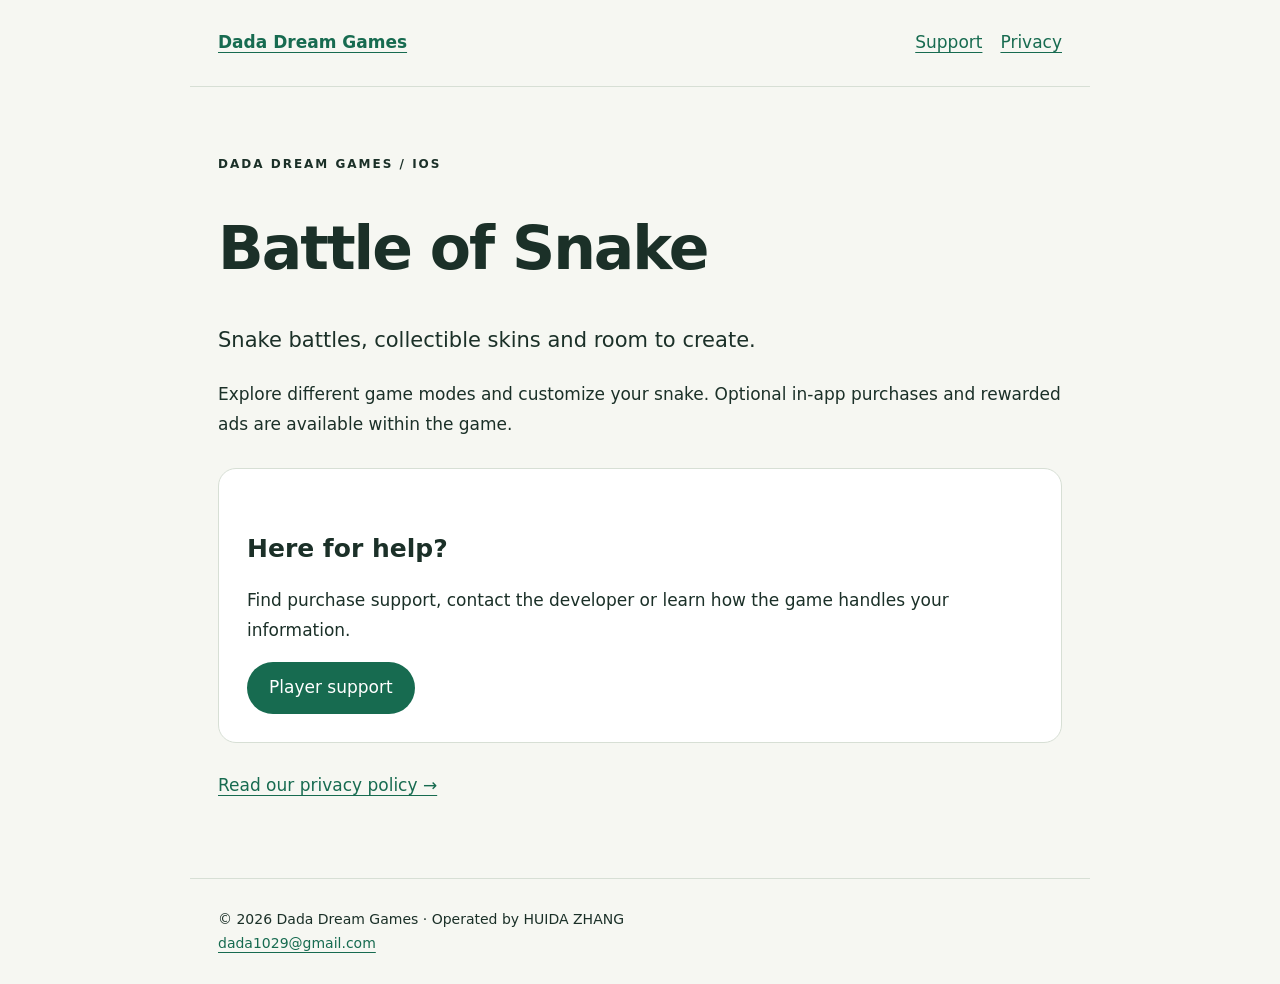
<file: index.html>
<!doctype html><html lang="en"><head><meta charset="utf-8"><meta name="viewport" content="width=device-width,initial-scale=1"><title>Battle of Snake | Dada Dream Games</title><meta name="description" content="Battle of Snake — information, player support and privacy policy from Dada Dream Games."><link rel="stylesheet" href="styles.css"></head><body><header><a href="index.html"><strong>Dada Dream Games</strong></a><nav aria-label="Main navigation"><a href="support.html">Support</a><a href="privacy.html">Privacy</a></nav></header><main><p class="eyebrow">Dada Dream Games / iOS</p><h1>Battle of Snake</h1><p class="lead">Snake battles, collectible skins and room to create.</p><p>Explore different game modes and customize your snake. Optional in-app purchases and rewarded ads are available within the game.</p><div class="panel"><h2>Here for help?</h2><p>Find purchase support, contact the developer or learn how the game handles your information.</p><a class="button" href="support.html">Player support</a></div><p><a href="privacy.html">Read our privacy policy →</a></p></main><footer>© 2026 Dada Dream Games · Operated by HUIDA ZHANG<br><a href="mailto:dada1029@gmail.com">dada1029@gmail.com</a></footer></body></html>
</file>
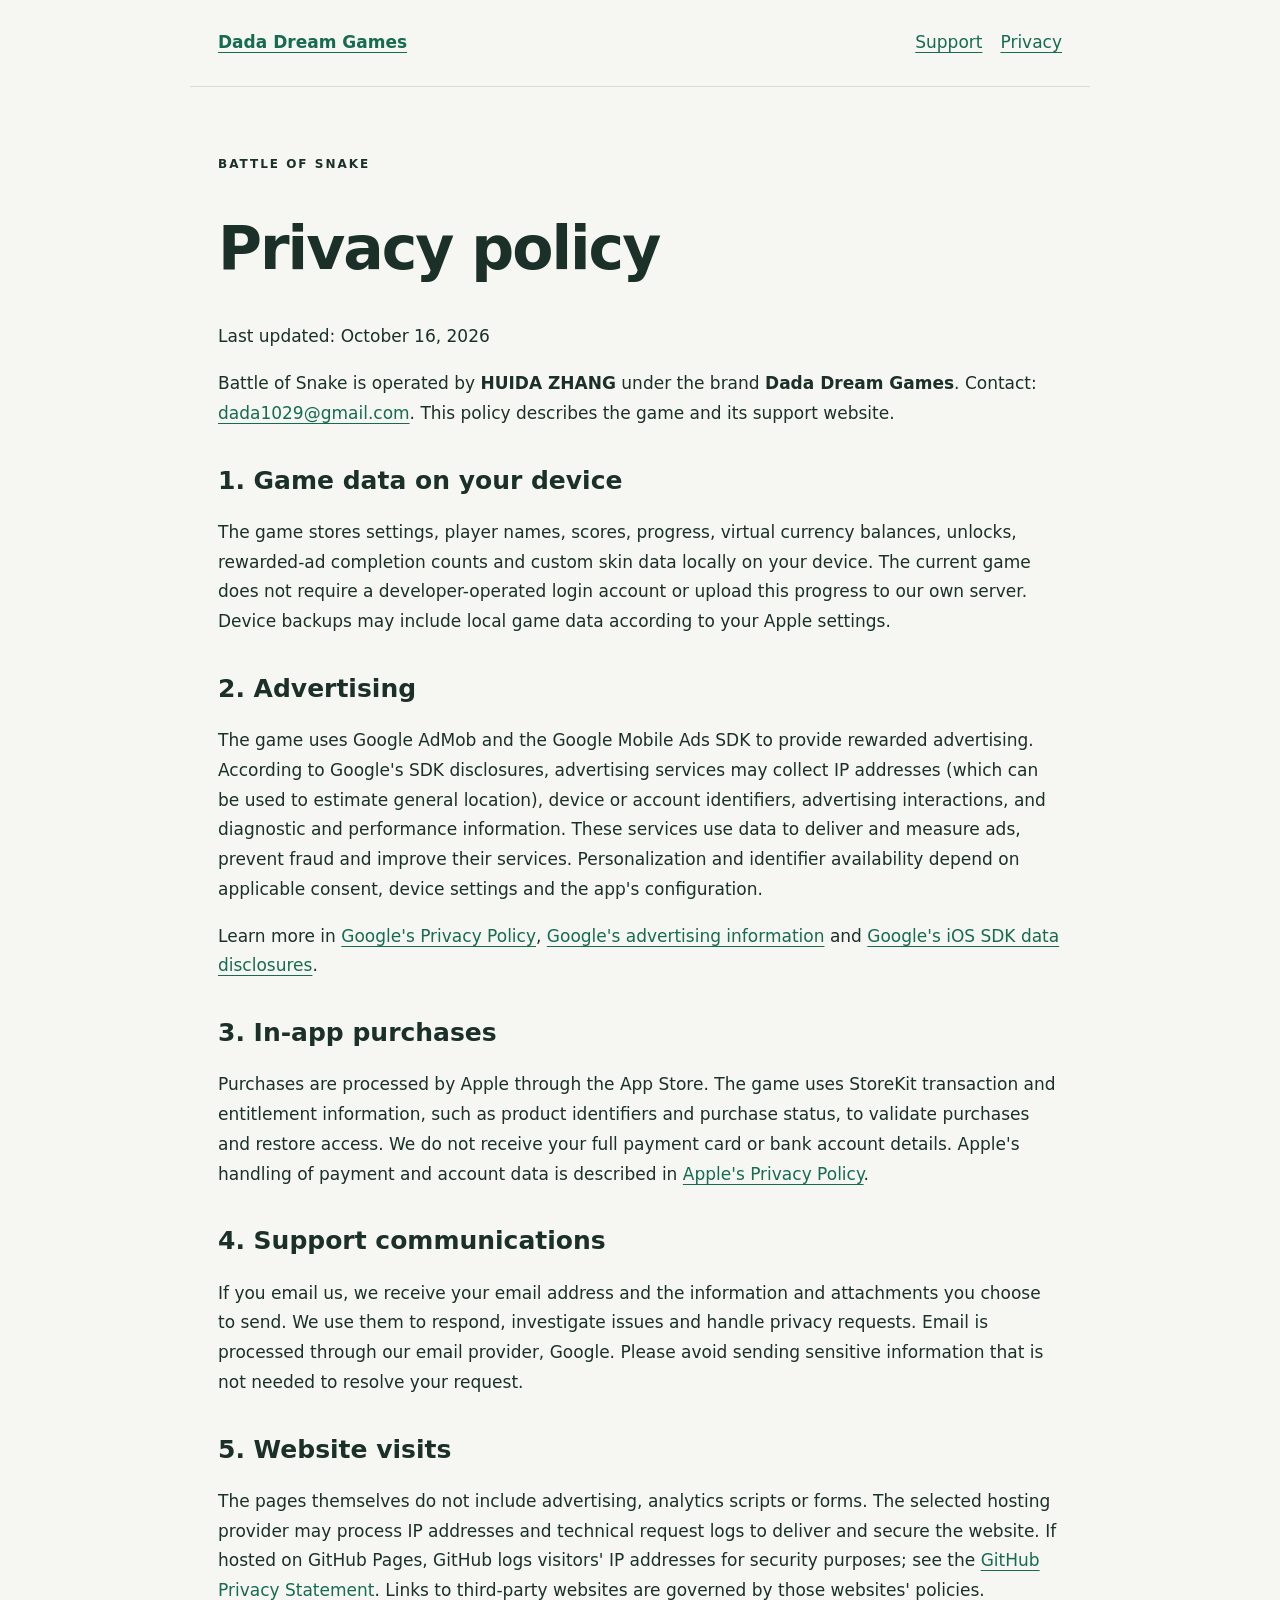
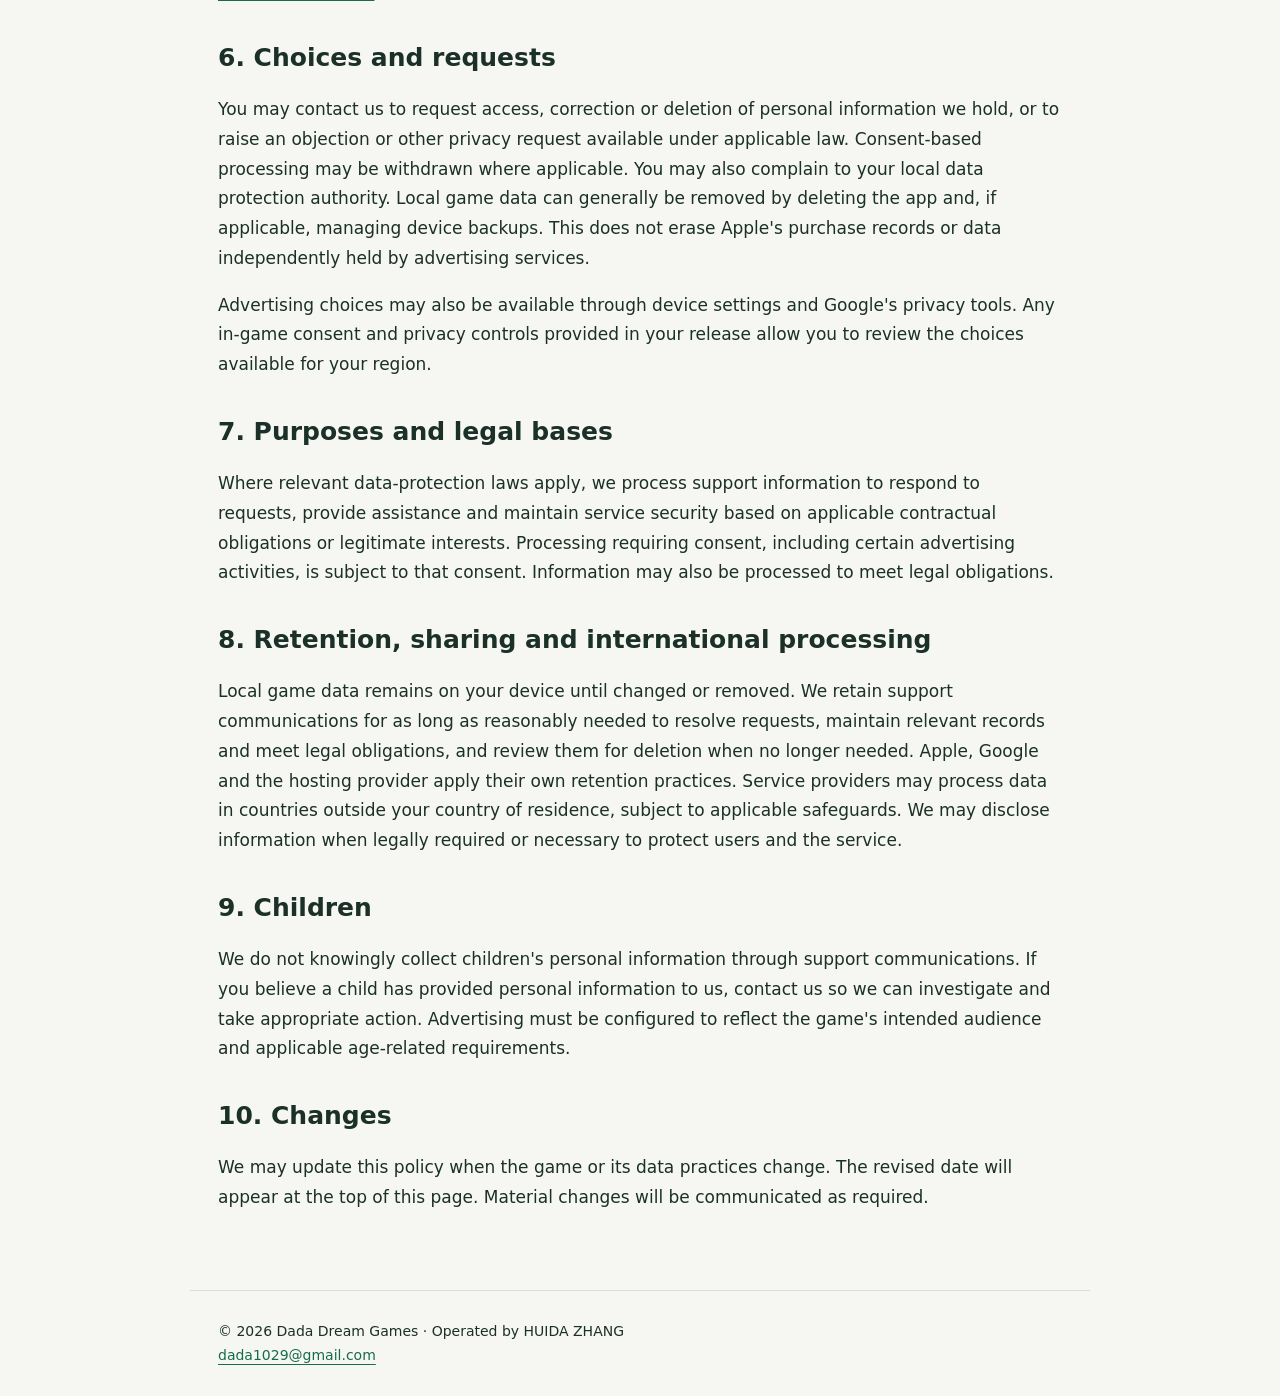
<file: privacy.html>
<!doctype html><html lang="en"><head><meta charset="utf-8"><meta name="viewport" content="width=device-width,initial-scale=1"><title>Privacy policy | Dada Dream Games</title><meta name="description" content="Battle of Snake — information, player support and privacy policy from Dada Dream Games."><link rel="stylesheet" href="styles.css"></head><body><header><a href="index.html"><strong>Dada Dream Games</strong></a><nav aria-label="Main navigation"><a href="support.html">Support</a><a href="privacy.html">Privacy</a></nav></header><main><p class="eyebrow">Battle of Snake</p><h1>Privacy policy</h1><p>Last updated: October 16, 2026</p><p>Battle of Snake is operated by <strong>HUIDA ZHANG</strong> under the brand <strong>Dada Dream Games</strong>. Contact: <a href="mailto:dada1029@gmail.com">dada1029@gmail.com</a>. This policy describes the game and its support website.</p><h2>1. Game data on your device</h2><p>The game stores settings, player names, scores, progress, virtual currency balances, unlocks, rewarded-ad completion counts and custom skin data locally on your device. The current game does not require a developer-operated login account or upload this progress to our own server. Device backups may include local game data according to your Apple settings.</p><h2>2. Advertising</h2><p>The game uses Google AdMob and the Google Mobile Ads SDK to provide rewarded advertising. According to Google's SDK disclosures, advertising services may collect IP addresses (which can be used to estimate general location), device or account identifiers, advertising interactions, and diagnostic and performance information. These services use data to deliver and measure ads, prevent fraud and improve their services. Personalization and identifier availability depend on applicable consent, device settings and the app's configuration.</p><p>Learn more in <a href="https://policies.google.com/privacy">Google's Privacy Policy</a>, <a href="https://policies.google.com/technologies/ads">Google's advertising information</a> and <a href="https://developers.google.com/admob/ios/privacy/data-disclosure">Google's iOS SDK data disclosures</a>.</p><h2>3. In-app purchases</h2><p>Purchases are processed by Apple through the App Store. The game uses StoreKit transaction and entitlement information, such as product identifiers and purchase status, to validate purchases and restore access. We do not receive your full payment card or bank account details. Apple's handling of payment and account data is described in <a href="https://www.apple.com/legal/privacy/">Apple's Privacy Policy</a>.</p><h2>4. Support communications</h2><p>If you email us, we receive your email address and the information and attachments you choose to send. We use them to respond, investigate issues and handle privacy requests. Email is processed through our email provider, Google. Please avoid sending sensitive information that is not needed to resolve your request.</p><h2>5. Website visits</h2><p>The pages themselves do not include advertising, analytics scripts or forms. The selected hosting provider may process IP addresses and technical request logs to deliver and secure the website. If hosted on GitHub Pages, GitHub logs visitors' IP addresses for security purposes; see the <a href="https://docs.github.com/en/site-policy/privacy-policies/github-general-privacy-statement">GitHub Privacy Statement</a>. Links to third-party websites are governed by those websites' policies.</p><h2>6. Choices and requests</h2><p>You may contact us to request access, correction or deletion of personal information we hold, or to raise an objection or other privacy request available under applicable law. Consent-based processing may be withdrawn where applicable. You may also complain to your local data protection authority. Local game data can generally be removed by deleting the app and, if applicable, managing device backups. This does not erase Apple's purchase records or data independently held by advertising services.</p><p>Advertising choices may also be available through device settings and Google's privacy tools. Any in-game consent and privacy controls provided in your release allow you to review the choices available for your region.</p><h2>7. Purposes and legal bases</h2><p>Where relevant data-protection laws apply, we process support information to respond to requests, provide assistance and maintain service security based on applicable contractual obligations or legitimate interests. Processing requiring consent, including certain advertising activities, is subject to that consent. Information may also be processed to meet legal obligations.</p><h2>8. Retention, sharing and international processing</h2><p>Local game data remains on your device until changed or removed. We retain support communications for as long as reasonably needed to resolve requests, maintain relevant records and meet legal obligations, and review them for deletion when no longer needed. Apple, Google and the hosting provider apply their own retention practices. Service providers may process data in countries outside your country of residence, subject to applicable safeguards. We may disclose information when legally required or necessary to protect users and the service.</p><h2>9. Children</h2><p>We do not knowingly collect children's personal information through support communications. If you believe a child has provided personal information to us, contact us so we can investigate and take appropriate action. Advertising must be configured to reflect the game's intended audience and applicable age-related requirements.</p><h2>10. Changes</h2><p>We may update this policy when the game or its data practices change. The revised date will appear at the top of this page. Material changes will be communicated as required.</p></main><footer>© 2026 Dada Dream Games · Operated by HUIDA ZHANG<br><a href="mailto:dada1029@gmail.com">dada1029@gmail.com</a></footer></body></html>
</file>
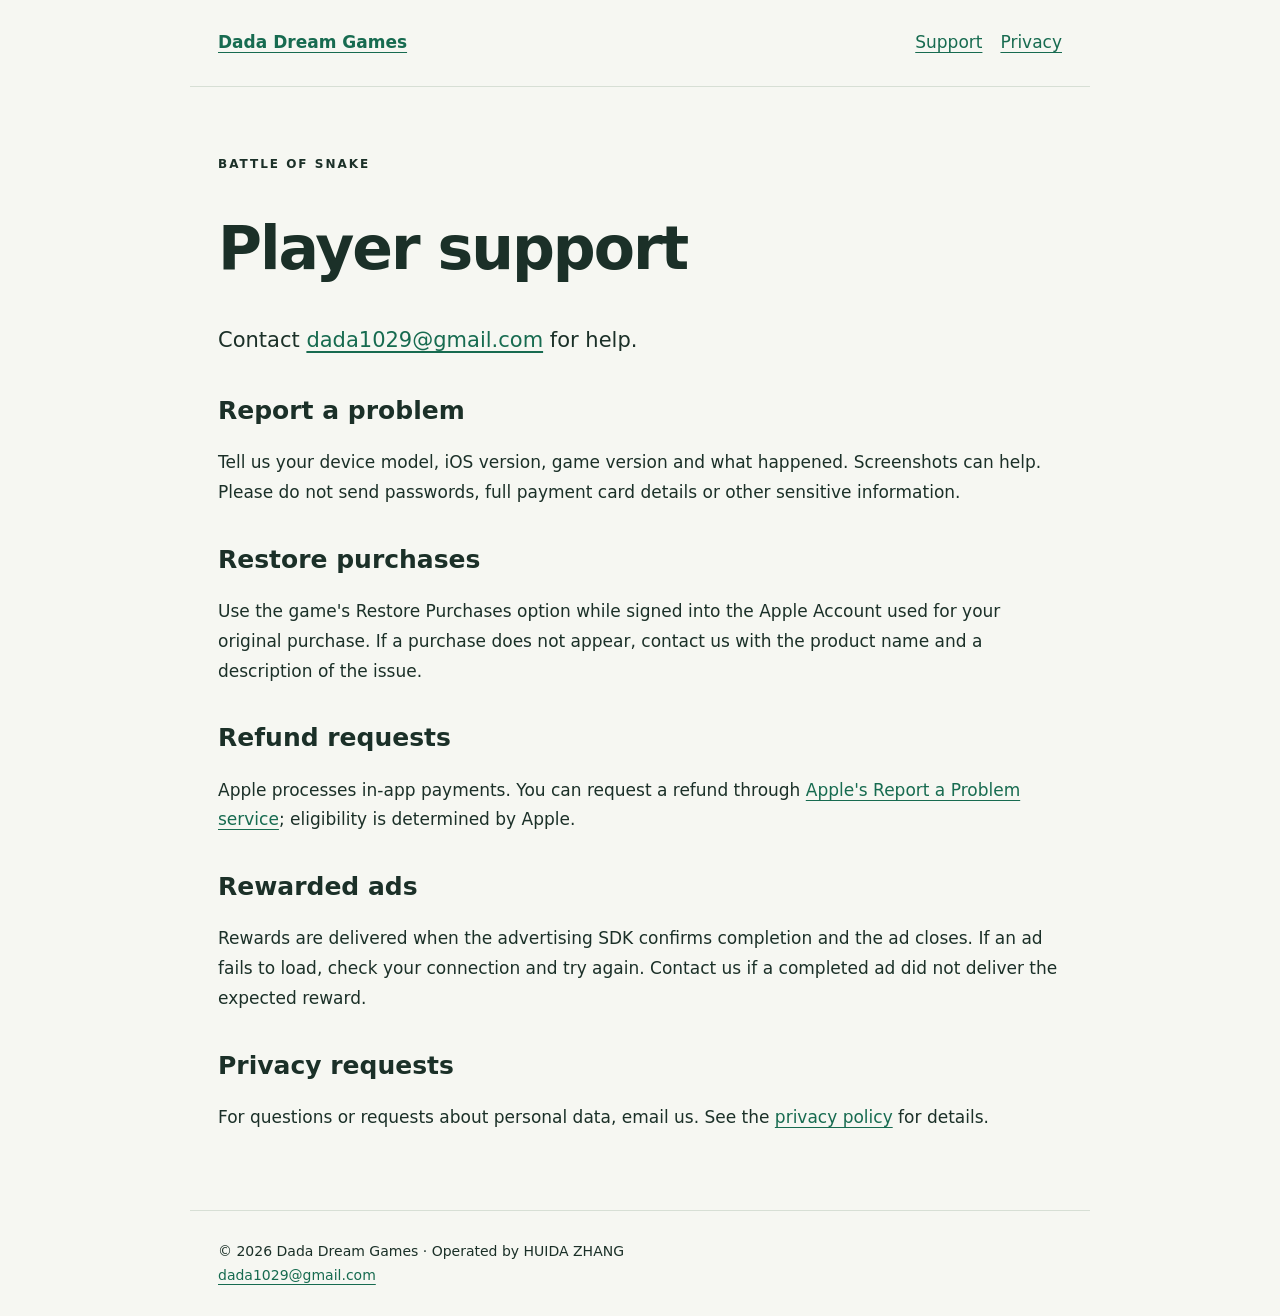
<file: support.html>
<!doctype html><html lang="en"><head><meta charset="utf-8"><meta name="viewport" content="width=device-width,initial-scale=1"><title>Player support | Dada Dream Games</title><meta name="description" content="Battle of Snake — information, player support and privacy policy from Dada Dream Games."><link rel="stylesheet" href="styles.css"></head><body><header><a href="index.html"><strong>Dada Dream Games</strong></a><nav aria-label="Main navigation"><a href="support.html">Support</a><a href="privacy.html">Privacy</a></nav></header><main><p class="eyebrow">Battle of Snake</p><h1>Player support</h1><p class="lead">Contact <a href="mailto:dada1029@gmail.com">dada1029@gmail.com</a> for help.</p><h2>Report a problem</h2><p>Tell us your device model, iOS version, game version and what happened. Screenshots can help. Please do not send passwords, full payment card details or other sensitive information.</p><h2>Restore purchases</h2><p>Use the game's Restore Purchases option while signed into the Apple Account used for your original purchase. If a purchase does not appear, contact us with the product name and a description of the issue.</p><h2>Refund requests</h2><p>Apple processes in-app payments. You can request a refund through <a href="https://reportaproblem.apple.com/">Apple's Report a Problem service</a>; eligibility is determined by Apple.</p><h2>Rewarded ads</h2><p>Rewards are delivered when the advertising SDK confirms completion and the ad closes. If an ad fails to load, check your connection and try again. Contact us if a completed ad did not deliver the expected reward.</p><h2>Privacy requests</h2><p>For questions or requests about personal data, email us. See the <a href="privacy.html">privacy policy</a> for details.</p></main><footer>© 2026 Dada Dream Games · Operated by HUIDA ZHANG<br><a href="mailto:dada1029@gmail.com">dada1029@gmail.com</a></footer></body></html>
</file>
<file: styles.css>
*{box-sizing:border-box}body{margin:0;background:#f6f7f2;color:#1b3028;font:17px/1.75 system-ui,sans-serif}header,main,footer{max-width:900px;margin:auto;padding:28px}header{display:flex;justify-content:space-between;gap:20px;flex-wrap:wrap;border-bottom:1px solid #d7dfd5}a{color:#176b50;text-underline-offset:4px}nav a{margin-left:18px}main{min-height:65vh;padding-top:55px;padding-bottom:60px}h1{font-size:clamp(34px,6vw,60px);line-height:1.12;letter-spacing:-2px}h2{font-size:25px;margin-top:36px;line-height:1.3}.eyebrow{font-size:12px;font-weight:700;letter-spacing:2px;text-transform:uppercase}.lead{font-size:21px}.panel{background:white;border:1px solid #d7dfd5;border-radius:18px;padding:28px;margin:28px 0}.button{display:inline-block;background:#176b50;color:white;padding:11px 22px;border-radius:100px;text-decoration:none}footer{border-top:1px solid #d7dfd5;font-size:14px}li{margin-bottom:10px}strong{font-weight:650}@media(max-width:500px){header,main,footer{padding:20px}nav a{margin:0 15px 0 0}}
</file>
